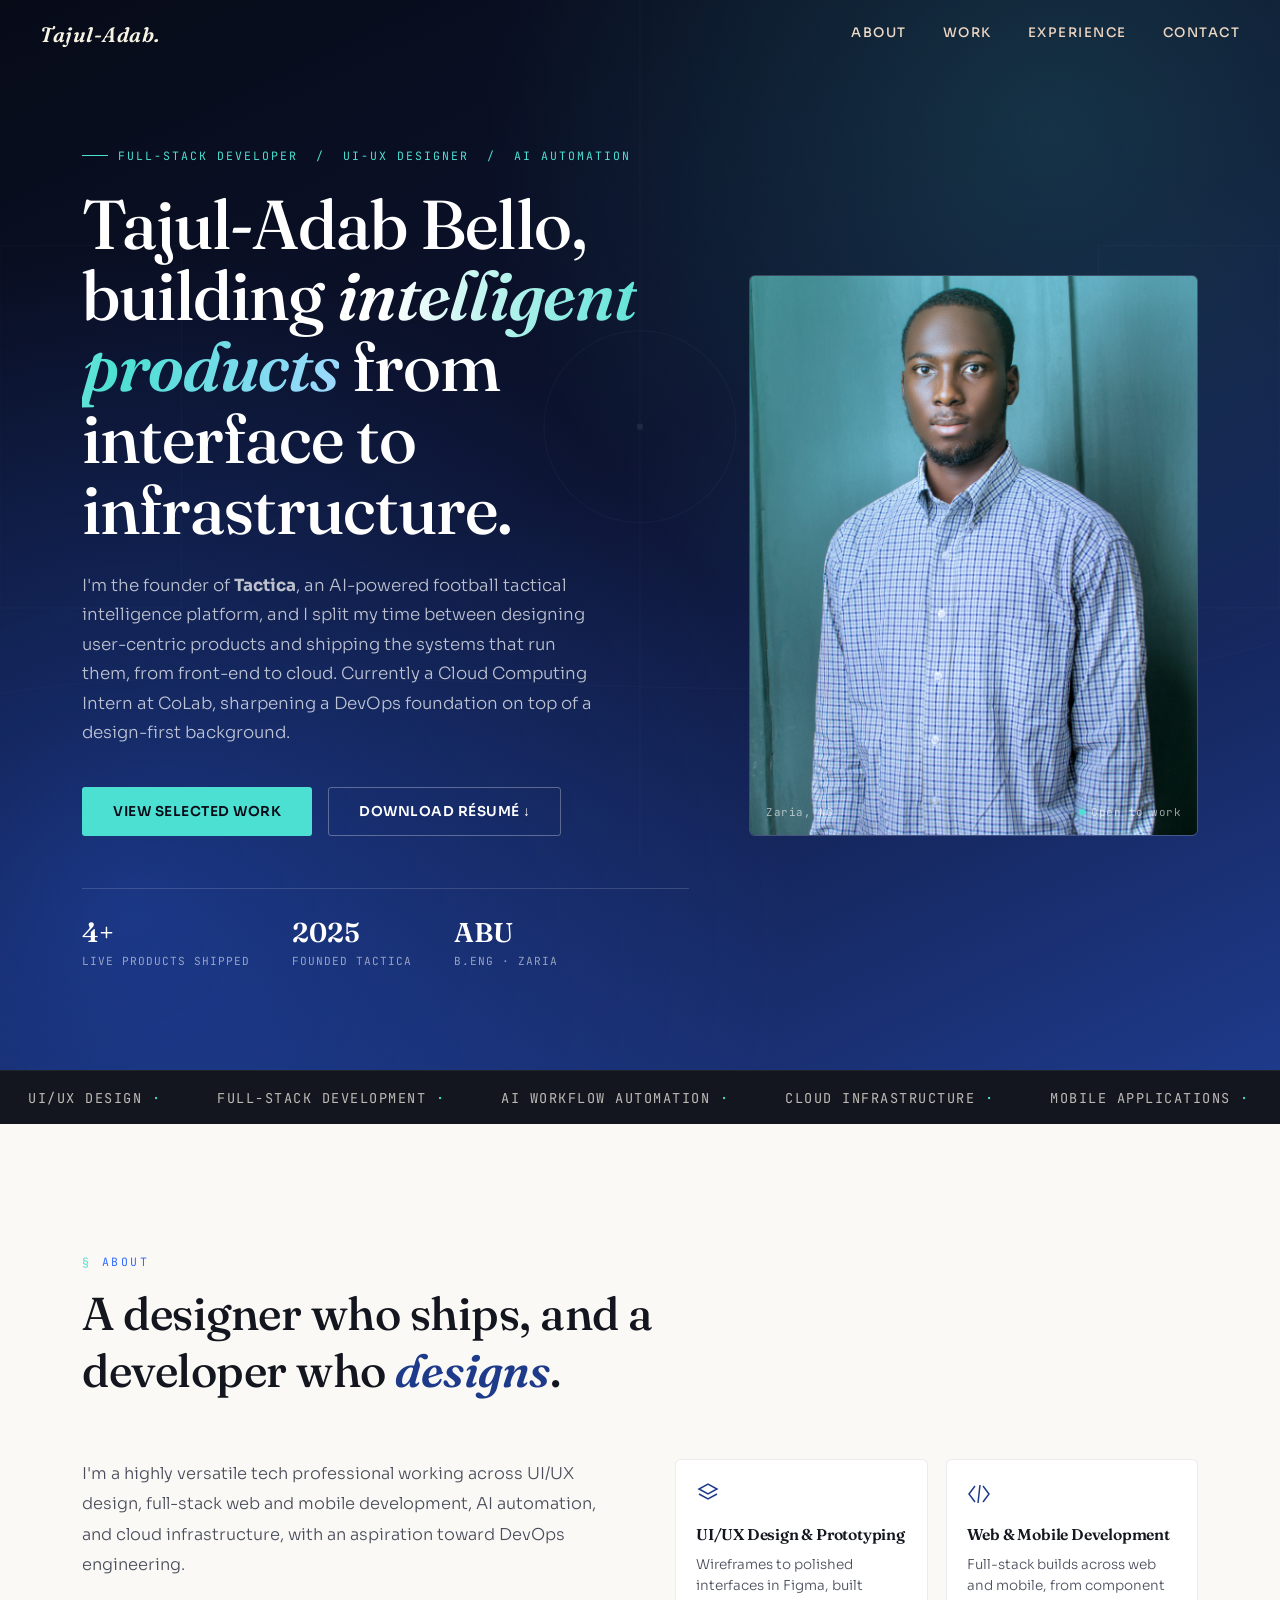
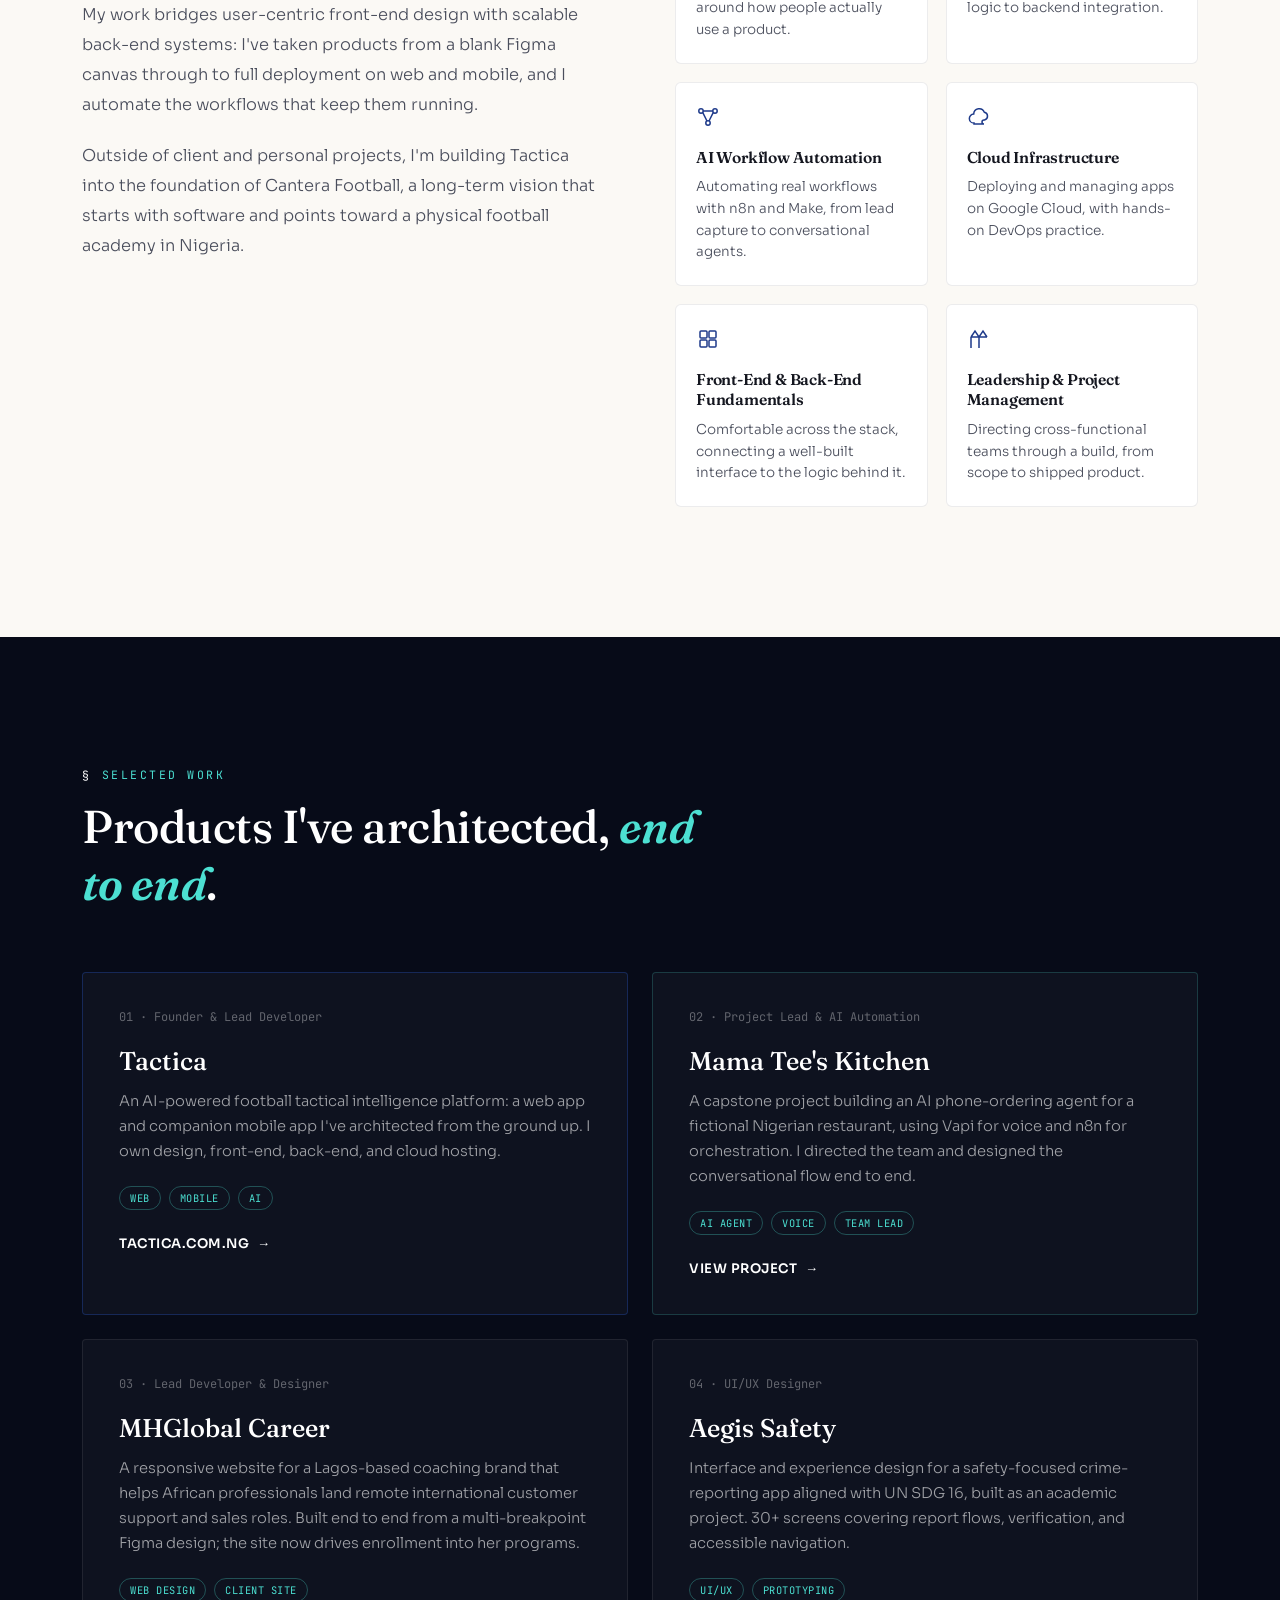
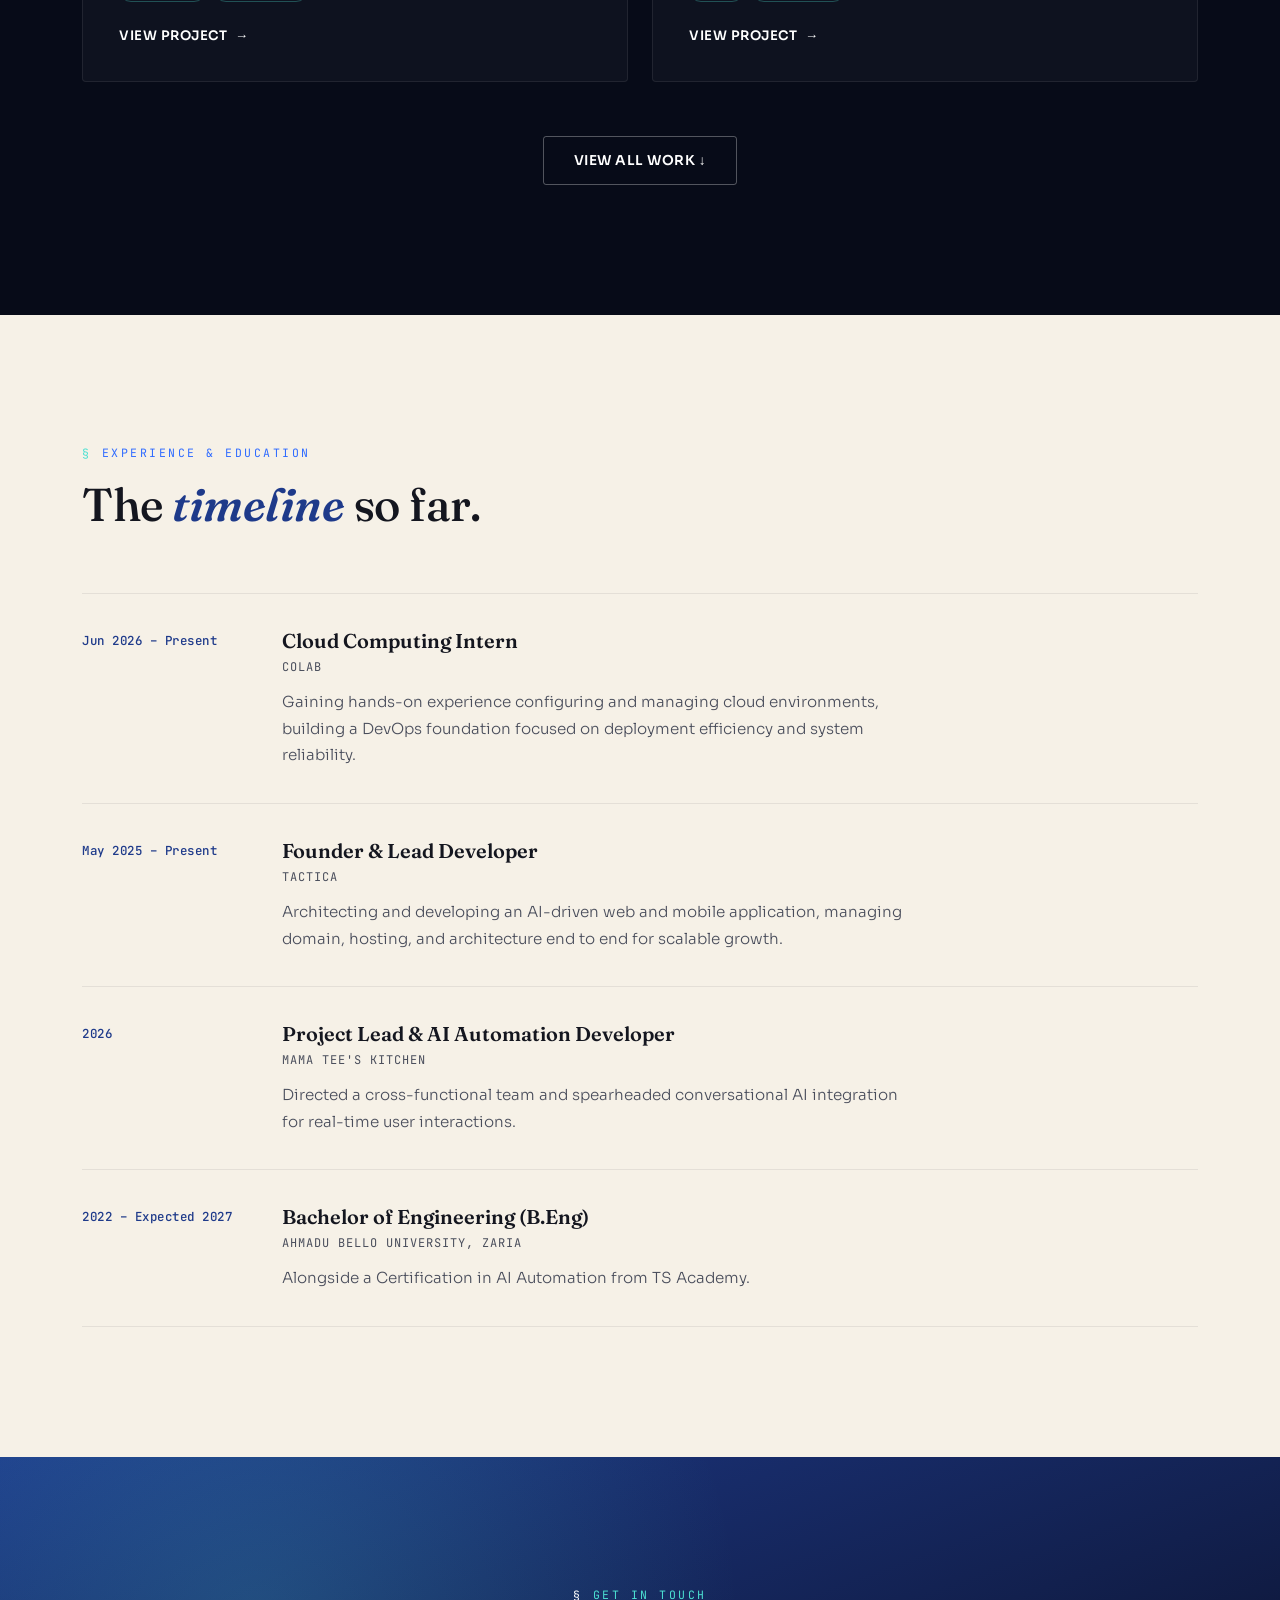
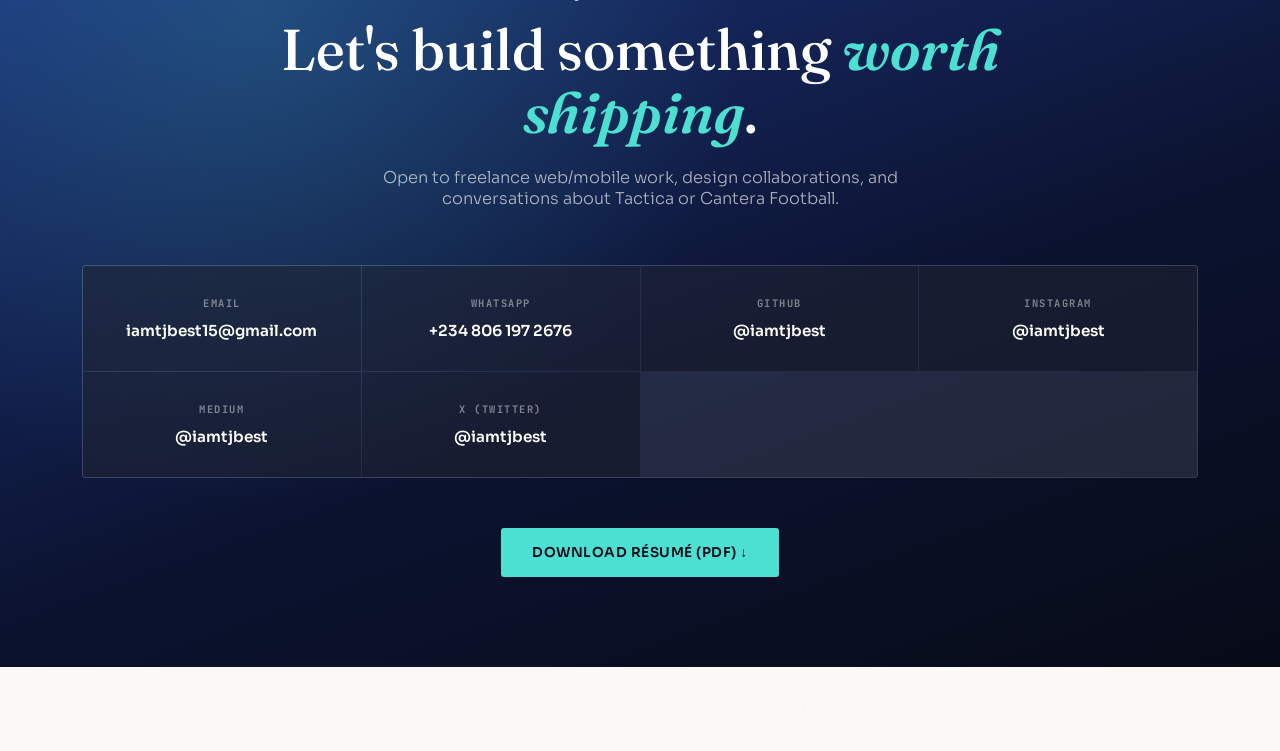
<file: index.html>
<!DOCTYPE html>
<html lang="en">
<head>
<meta charset="UTF-8">
<meta name="viewport" content="width=device-width, initial-scale=1.0">
<title>Tajul-Adab Bello · Product Builder & UI/UX Designer</title>
<meta name="description" content="Full-stack developer, UI/UX designer, and AI automation specialist. Founder of Tactica.">

<link rel="preconnect" href="https://fonts.googleapis.com">
<link rel="preconnect" href="https://fonts.gstatic.com" crossorigin>
<link href="https://fonts.googleapis.com/css2?family=Fraunces:ital,opsz,wght@0,9..144,300;0,9..144,500;0,9..144,700;1,9..144,500;1,9..144,600&family=Sora:wght@300;400;500;600;700&family=JetBrains+Mono:wght@400;500&display=swap" rel="stylesheet">
<link rel="stylesheet" href="style.css">
</head>
<body>

  <nav>
    <a href="#home" class="nav-mark">Tajul-Adab.</a>
    <div class="nav-links">
      <a href="#about">About</a>
      <a href="#projects">Work</a>
      <a href="#experience">Experience</a>
      <a href="#contact">Contact</a>
    </div>
  </nav>

  <!-- HERO -->
  <section class="hero" id="home">
    <svg class="pitch-lines" viewBox="0 0 1200 800" preserveAspectRatio="xMidYMid slice">
      <line x1="600" y1="0" x2="600" y2="800" stroke="white" stroke-opacity="0.06" stroke-width="1"/>
      <circle cx="600" cy="400" r="90" fill="none" stroke="white" stroke-opacity="0.07" stroke-width="1"/>
      <circle cx="600" cy="400" r="3" fill="white" fill-opacity="0.15"/>
      <rect x="0" y="230" width="170" height="340" fill="none" stroke="white" stroke-opacity="0.05" stroke-width="1"/>
      <rect x="1030" y="230" width="170" height="340" fill="none" stroke="white" stroke-opacity="0.05" stroke-width="1"/>
      <path d="M0,650 C300,600 900,700 1200,600" stroke="white" stroke-opacity="0.04" stroke-width="1" fill="none"/>
    </svg>

    <div class="wrap">
      <div class="hero-text">
        <div class="eyebrow reveal in">Full-Stack Developer &nbsp;/&nbsp; UI-UX Designer &nbsp;/&nbsp; AI Automation</div>
        <h1 class="reveal in d1">Tajul-Adab Bello, building <em>intelligent products</em> from interface to infrastructure.</h1>
        <p class="hero-bio reveal in d2">
          I'm the founder of <strong>Tactica</strong>, an AI-powered football tactical intelligence platform, and I split my time between designing user-centric products and shipping the systems that run them, from front-end to cloud. Currently a Cloud Computing Intern at CoLab, sharpening a DevOps foundation on top of a design-first background.
        </p>
        <div class="hero-ctas reveal in d3">
          <a href="#projects" class="btn btn-solid">View Selected Work</a>
          <a href="Bello Tajul-Adab Resume.pdf" download class="btn btn-ghost">Download Résumé ↓</a>
        </div>
        <div class="hero-stats reveal in d4">
          <div><strong>4+</strong><span>Live Products Shipped</span></div>
          <div><strong>2025</strong><span>Founded Tactica</span></div>
          <div><strong>ABU</strong><span>B.Eng · Zaria</span></div>
        </div>
      </div>

      <div class="photo-frame reveal in d2">
        <img src="headshot.png" alt="Tajul-Adab Bello">
        <div class="frame-tag">
          <span>Zaria, NG</span>
          <span class="status-dot">Open to work</span>
        </div>
      </div>
    </div>
  </section>

  <!-- MARQUEE -->
  <div class="marquee-band">
    <div class="marquee-track">
      <span>UI/UX Design <em>·</em></span>
      <span>Full-Stack Development <em>·</em></span>
      <span>AI Workflow Automation <em>·</em></span>
      <span>Cloud Infrastructure <em>·</em></span>
      <span>Mobile Applications <em>·</em></span>
      <span>Figma <em>·</em></span>
      <span>N8N & Make <em>·</em></span>
      <span>UI/UX Design <em>·</em></span>
      <span>Full-Stack Development <em>·</em></span>
      <span>AI Workflow Automation <em>·</em></span>
      <span>Cloud Infrastructure <em>·</em></span>
      <span>Mobile Applications <em>·</em></span>
      <span>Figma <em>·</em></span>
      <span>N8N & Make <em>·</em></span>
    </div>
  </div>

  <!-- ABOUT -->
  <section class="about" id="about">
    <div class="wrap">
      <div class="kicker reveal">About</div>
      <h2 class="section-head reveal">A designer who ships, and a developer who <em>designs</em>.</h2>

      <div class="about-grid">
        <div class="about-copy reveal">
          <p>I'm a highly versatile tech professional working across UI/UX design, full-stack web and mobile development, AI automation, and cloud infrastructure, with an aspiration toward DevOps engineering.</p>
          <p>My work bridges user-centric front-end design with scalable back-end systems: I've taken products from a blank Figma canvas through to full deployment on web and mobile, and I automate the workflows that keep them running.</p>
          <p>Outside of client and personal projects, I'm building Tactica into the foundation of Cantera Football, a long-term vision that starts with software and points toward a physical football academy in Nigeria.</p>
        </div>

        <div class="skills-grid reveal d2">
          <div class="skill-tile">
            <svg class="skill-icon" viewBox="0 0 24 24" fill="none" stroke="currentColor" stroke-width="1.5"><path d="M3 12l9 5 9-5M3 7l9 5 9-5-9-5-9 5z"/></svg>
            <h4>UI/UX Design &amp; Prototyping</h4>
            <p>Wireframes to polished interfaces in Figma, built around how people actually use a product.</p>
          </div>
          <div class="skill-tile">
            <svg class="skill-icon" viewBox="0 0 24 24" fill="none" stroke="currentColor" stroke-width="1.5"><path d="M8 4l-6 8 6 8M16 4l6 8-6 8M13 3l-2 18"/></svg>
            <h4>Web &amp; Mobile Development</h4>
            <p>Full-stack builds across web and mobile, from component logic to backend integration.</p>
          </div>
          <div class="skill-tile">
            <svg class="skill-icon" viewBox="0 0 24 24" fill="none" stroke="currentColor" stroke-width="1.5"><circle cx="5" cy="6" r="2.2"/><circle cx="19" cy="6" r="2.2"/><circle cx="12" cy="18" r="2.2"/><path d="M6.8 7.6L11 16M17.2 7.6L13 16M7.2 6h9.6"/></svg>
            <h4>AI Workflow Automation</h4>
            <p>Automating real workflows with n8n and Make, from lead capture to conversational agents.</p>
          </div>
          <div class="skill-tile">
            <svg class="skill-icon" viewBox="0 0 24 24" fill="none" stroke="currentColor" stroke-width="1.5"><path d="M7 18a4.5 4.5 0 01-.3-9 5.5 5.5 0 0110.6-1.8A4 4 0 0117.5 15H17a2 2 0 000 4H7z"/></svg>
            <h4>Cloud Infrastructure</h4>
            <p>Deploying and managing apps on Google Cloud, with hands-on DevOps practice.</p>
          </div>
          <div class="skill-tile">
            <svg class="skill-icon" viewBox="0 0 24 24" fill="none" stroke="currentColor" stroke-width="1.5"><rect x="4" y="4" width="7" height="7" rx="1"/><rect x="13" y="4" width="7" height="7" rx="1"/><rect x="4" y="13" width="7" height="7" rx="1"/><rect x="13" y="13" width="7" height="7" rx="1"/></svg>
            <h4>Front-End &amp; Back-End Fundamentals</h4>
            <p>Comfortable across the stack, connecting a well-built interface to the logic behind it.</p>
          </div>
          <div class="skill-tile">
            <svg class="skill-icon" viewBox="0 0 24 24" fill="none" stroke="currentColor" stroke-width="1.5"><path d="M4 21V10M4 10l4-6 4 6 4-6 4 6M4 10h16M12 10v11"/></svg>
            <h4>Leadership &amp; Project Management</h4>
            <p>Directing cross-functional teams through a build, from scope to shipped product.</p>
          </div>
        </div>
      </div>
    </div>
  </section>

  <!-- PROJECTS -->
  <section class="projects" id="projects">
    <div class="wrap">
      <div class="kicker reveal">Selected Work</div>
      <h2 class="section-head reveal">Products I've architected, <em>end to end</em>.</h2>

      <div class="project-grid">
        <div class="p-card accent-1 reveal">
          <span class="p-num">01 · Founder &amp; Lead Developer</span>
          <h3>Tactica</h3>
          <p>An AI-powered football tactical intelligence platform: a web app and companion mobile app I've architected from the ground up. I own design, front-end, back-end, and cloud hosting.</p>
          <div class="p-tags"><span>Web</span><span>Mobile</span><span>AI</span></div>
          <a href="http://tactica.com.ng" target="_blank" class="p-link">tactica.com.ng <span>→</span></a>
        </div>

        <div class="p-card accent-2 reveal d1">
          <span class="p-num">02 · Project Lead &amp; AI Automation</span>
          <h3>Mama Tee's Kitchen</h3>
          <p>A capstone project building an AI phone-ordering agent for a fictional Nigerian restaurant, using Vapi for voice and n8n for orchestration. I directed the team and designed the conversational flow end to end.</p>
          <div class="p-tags"><span>AI Agent</span><span>Voice</span><span>Team Lead</span></div>
          <a href="https://mama-tees-kitchen.lovable.app/" target="_blank" class="p-link">View Project <span>→</span></a>
        </div>

        <div class="p-card reveal d2">
          <span class="p-num">03 · Lead Developer &amp; Designer</span>
          <h3>MHGlobal Career</h3>
          <p>A responsive website for a Lagos-based coaching brand that helps African professionals land remote international customer support and sales roles. Built end to end from a multi-breakpoint Figma design; the site now drives enrollment into her programs.</p>
          <div class="p-tags"><span>Web Design</span><span>Client Site</span></div>
          <a href="https://www.mhglobalcareers.online" target="_blank" class="p-link">View Project <span>→</span></a>
        </div>

        <div class="p-card reveal d3">
          <span class="p-num">04 · UI/UX Designer</span>
          <h3>Aegis Safety</h3>
          <p>Interface and experience design for a safety-focused crime-reporting app aligned with UN SDG 16, built as an academic project. 30+ screens covering report flows, verification, and accessible navigation.</p>
          <div class="p-tags"><span>UI/UX</span><span>Prototyping</span></div>
          <a href="https://aegissafety.vercel.app/" target="_blank" class="p-link">View Project <span>→</span></a>
        </div>
      </div>

      <div class="view-all-wrap reveal">
        <a href="work.html" class="btn btn-ghost">View All Work ↓</a>
      </div>
    </div>
  </section>

  <!-- EXPERIENCE -->
  <section class="experience" id="experience">
    <div class="wrap">
      <div class="kicker reveal">Experience & Education</div>
      <h2 class="section-head reveal">The <em>timeline</em> so far.</h2>

      <div class="timeline">
        <div class="t-item reveal">
          <div class="t-date">Jun 2026 – Present</div>
          <div>
            <div class="t-role">Cloud Computing Intern</div>
            <span class="t-org">CoLab</span>
            <p>Gaining hands-on experience configuring and managing cloud environments, building a DevOps foundation focused on deployment efficiency and system reliability.</p>
          </div>
        </div>

        <div class="t-item reveal d1">
          <div class="t-date">May 2025 – Present</div>
          <div>
            <div class="t-role">Founder & Lead Developer</div>
            <span class="t-org">Tactica</span>
            <p>Architecting and developing an AI-driven web and mobile application, managing domain, hosting, and architecture end to end for scalable growth.</p>
          </div>
        </div>

        <div class="t-item reveal d2">
          <div class="t-date">2026</div>
          <div>
            <div class="t-role">Project Lead & AI Automation Developer</div>
            <span class="t-org">Mama Tee's Kitchen</span>
            <p>Directed a cross-functional team and spearheaded conversational AI integration for real-time user interactions.</p>
          </div>
        </div>

        <div class="t-item reveal d3">
          <div class="t-date">2022 – Expected 2027</div>
          <div>
            <div class="t-role">Bachelor of Engineering (B.Eng)</div>
            <span class="t-org">Ahmadu Bello University, Zaria</span>
            <p>Alongside a Certification in AI Automation from TS Academy.</p>
          </div>
        </div>
      </div>
    </div>
  </section>

  <!-- CONTACT -->
  <section class="contact" id="contact">
    <div class="wrap">
      <div class="kicker reveal">Get In Touch</div>
      <h2 class="reveal">Let's build something <em>worth shipping</em>.</h2>
      <p class="reveal">Open to freelance web/mobile work, design collaborations, and conversations about Tactica or Cantera Football.</p>

      <div class="contact-grid reveal">
        <div class="c-item">
          <h4>Email</h4>
          <a href="mailto:iamtjbest15@gmail.com">iamtjbest15@gmail.com</a>
        </div>
        <div class="c-item">
          <h4>WhatsApp</h4>
          <a href="https://wa.me/2348061972676" target="_blank">+234 806 197 2676</a>
        </div>
        <div class="c-item">
          <h4>GitHub</h4>
          <a href="https://github.com/iamtjbest" target="_blank">@iamtjbest</a>
        </div>
        <div class="c-item">
          <h4>Instagram</h4>
          <a href="https://www.instagram.com/iamtjbest" target="_blank">@iamtjbest</a>
        </div>
        <div class="c-item">
          <h4>Medium</h4>
          <a href="https://medium.com/@iamtjbest" target="_blank">@iamtjbest</a>
        </div>
        <div class="c-item">
          <h4>X (Twitter)</h4>
          <a href="https://x.com/iamtjbest" target="_blank">@iamtjbest</a>
        </div>
      </div>

      <a href="Bello Tajul-Adab Resume.pdf" download class="btn btn-solid">Download Résumé (PDF) ↓</a>
    </div>
  </section>

  <footer>© 2026 Tajul-Adab Bello · Zaria, Nigeria. Designed and built from scratch.</footer>

  <script src="script.js"></script>
</body>
</html>
</file>
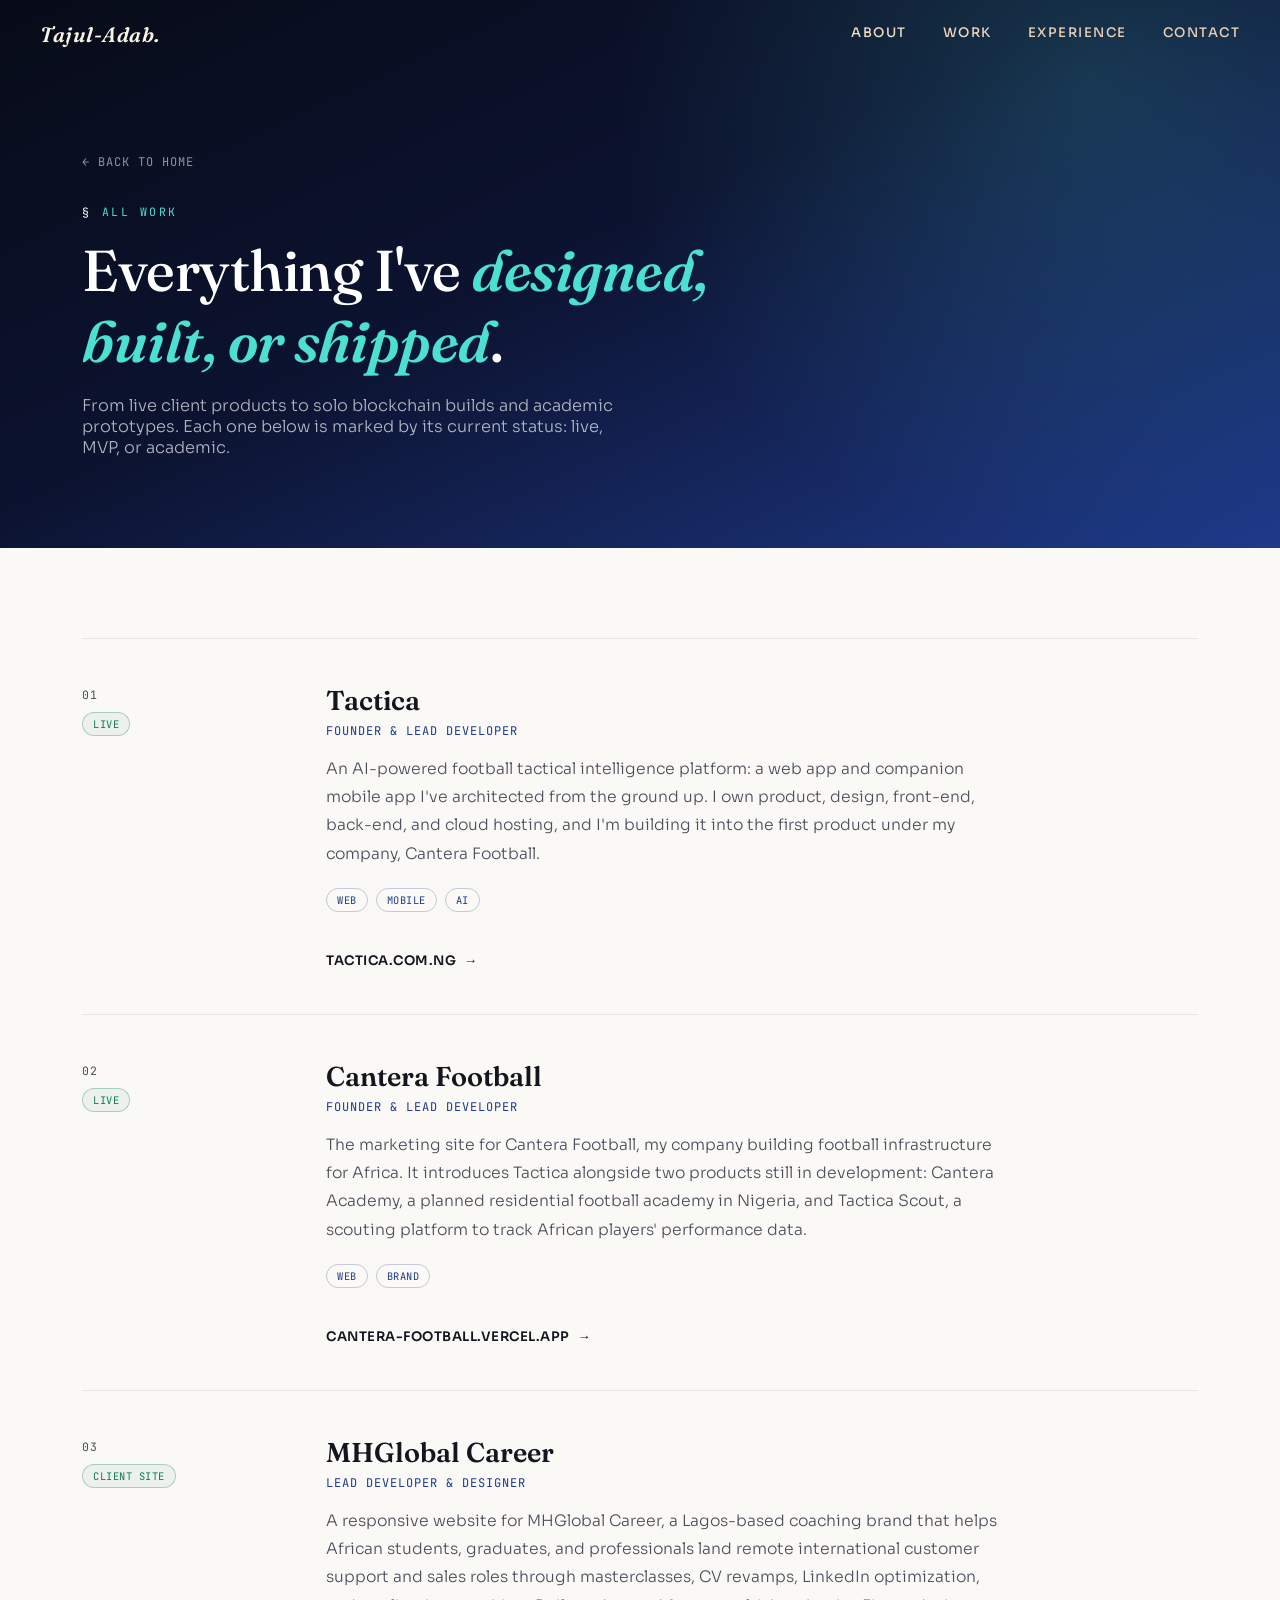
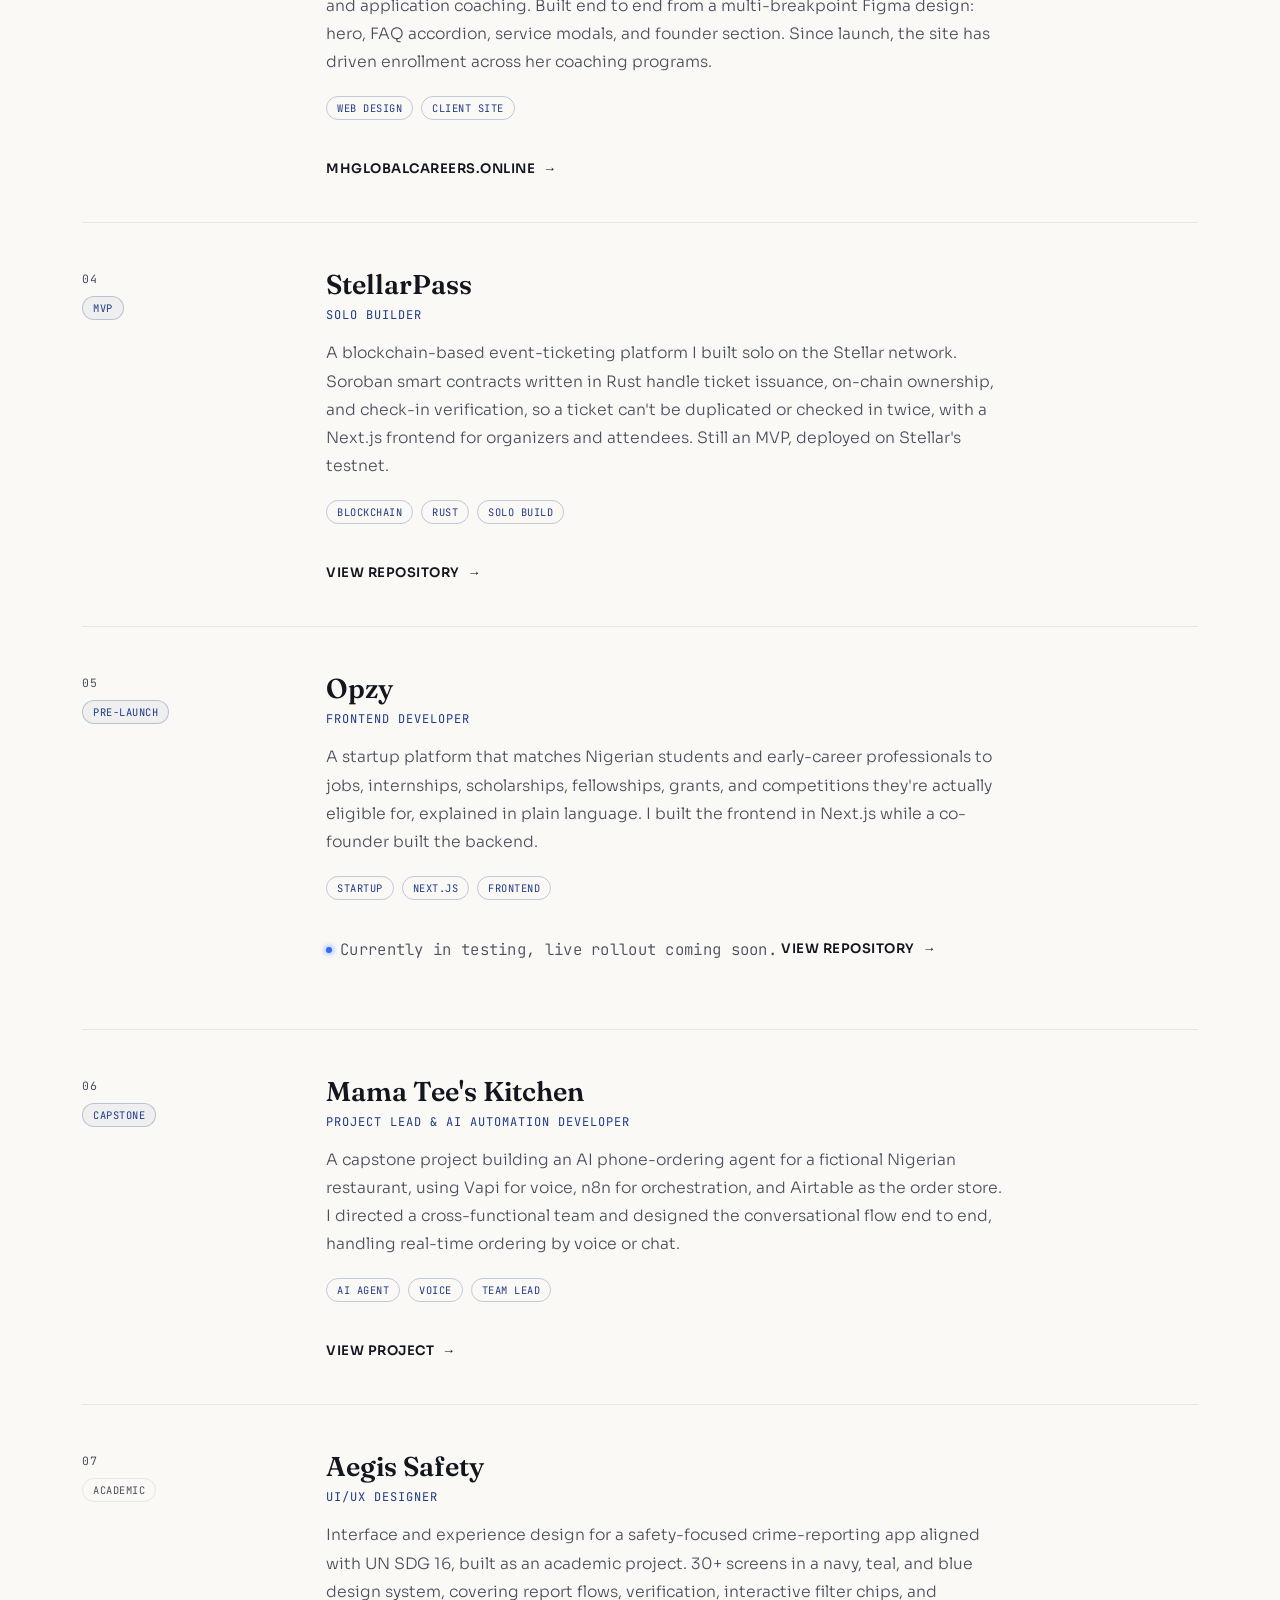
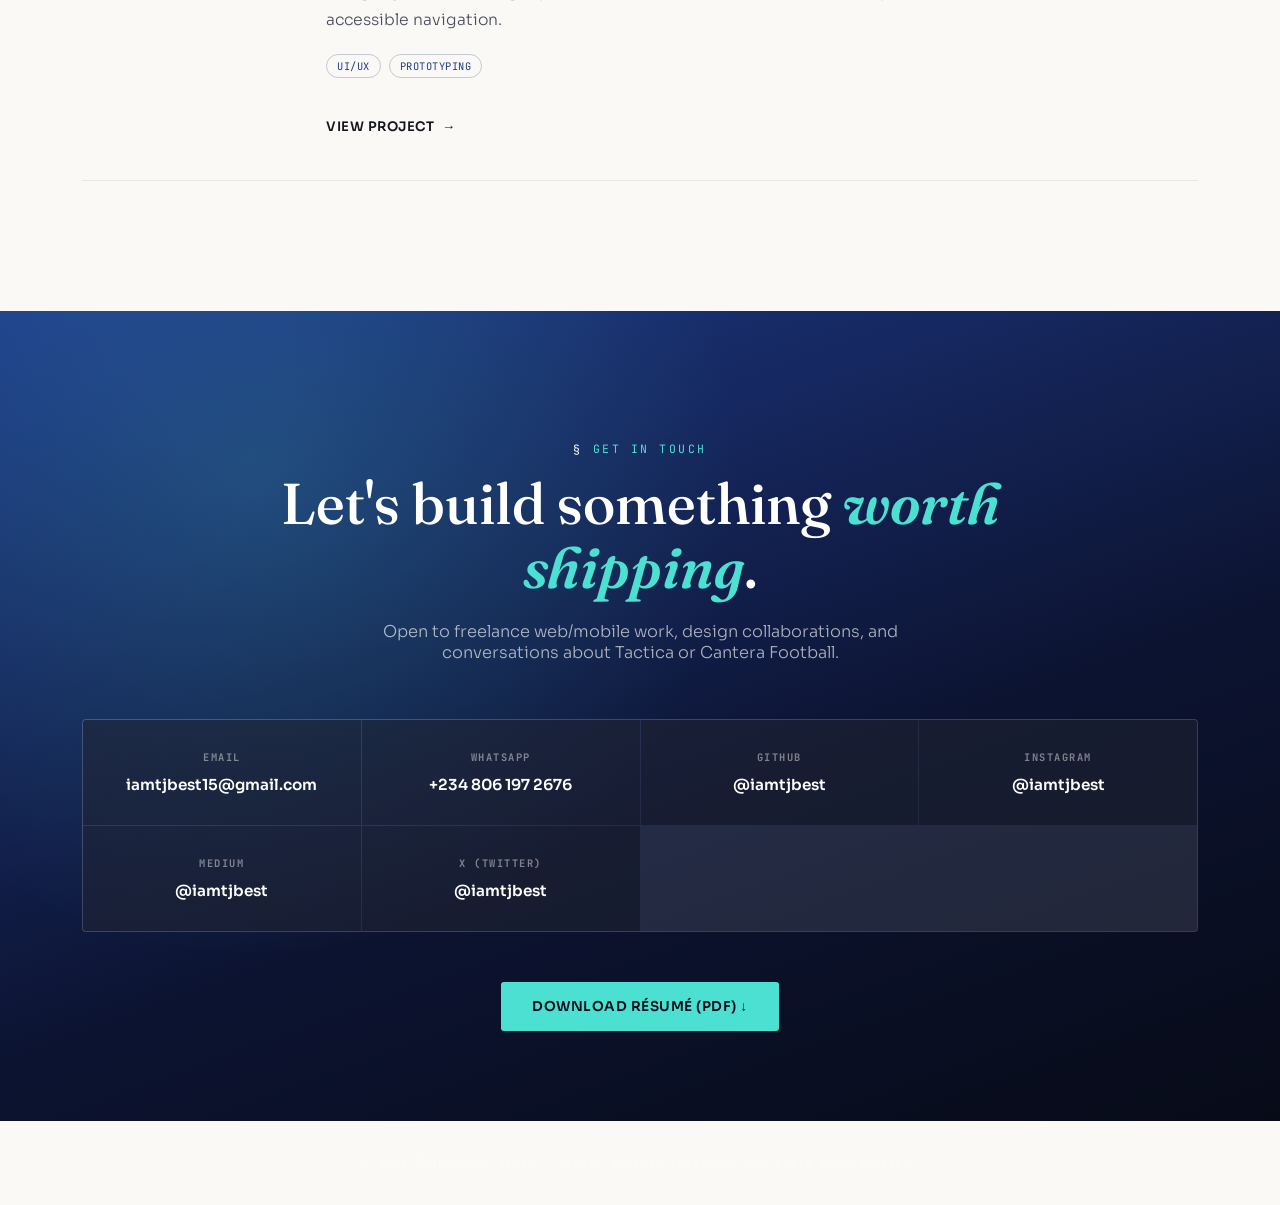
<file: work.html>
<!DOCTYPE html>
<html lang="en">
<head>
<meta charset="UTF-8">
<meta name="viewport" content="width=device-width, initial-scale=1.0">
<title>All Work · Tajul-Adab Bello</title>
<meta name="description" content="Every product Tajul-Adab Bello has designed, built, or shipped: web, mobile, AI automation, and blockchain.">

<link rel="preconnect" href="https://fonts.googleapis.com">
<link rel="preconnect" href="https://fonts.gstatic.com" crossorigin>
<link href="https://fonts.googleapis.com/css2?family=Fraunces:ital,opsz,wght@0,9..144,300;0,9..144,500;0,9..144,700;1,9..144,500;1,9..144,600&family=Sora:wght@300;400;500;600;700&family=JetBrains+Mono:wght@400;500&display=swap" rel="stylesheet">
<link rel="stylesheet" href="style.css">
</head>
<body>

  <nav>
    <a href="index.html#home" class="nav-mark">Tajul-Adab.</a>
    <div class="nav-links">
      <a href="index.html#about">About</a>
      <a href="work.html">Work</a>
      <a href="index.html#experience">Experience</a>
      <a href="index.html#contact">Contact</a>
    </div>
  </nav>

  <!-- WORK HERO -->
  <section class="work-hero">
    <div class="wrap">
      <a href="index.html" class="back-link">← Back to Home</a>
      <div class="kicker">All Work</div>
      <h1>Everything I've <em>designed, built, or shipped</em>.</h1>
      <p>From live client products to solo blockchain builds and academic prototypes. Each one below is marked by its current status: live, MVP, or academic.</p>
    </div>
  </section>

  <!-- WORK LIST -->
  <section class="work-list">
    <div class="wrap">

      <div class="work-item">
        <div class="work-meta">
          <span class="work-num">01</span>
          <span class="work-status is-live">Live</span>
        </div>
        <div class="work-body">
          <h3>Tactica</h3>
          <span class="work-role">Founder &amp; Lead Developer</span>
          <p>An AI-powered football tactical intelligence platform: a web app and companion mobile app I've architected from the ground up. I own product, design, front-end, back-end, and cloud hosting, and I'm building it into the first product under my company, Cantera Football.</p>
          <div class="p-tags"><span>Web</span><span>Mobile</span><span>AI</span></div>
          <a href="http://tactica.com.ng" target="_blank" class="work-link">tactica.com.ng <span>→</span></a>
        </div>
      </div>

      <div class="work-item">
        <div class="work-meta">
          <span class="work-num">02</span>
          <span class="work-status is-live">Live</span>
        </div>
        <div class="work-body">
          <h3>Cantera Football</h3>
          <span class="work-role">Founder &amp; Lead Developer</span>
          <p>The marketing site for Cantera Football, my company building football infrastructure for Africa. It introduces Tactica alongside two products still in development: Cantera Academy, a planned residential football academy in Nigeria, and Tactica Scout, a scouting platform to track African players' performance data.</p>
          <div class="p-tags"><span>Web</span><span>Brand</span></div>
          <a href="https://cantera-football.vercel.app" target="_blank" class="work-link">cantera-football.vercel.app <span>→</span></a>
        </div>
      </div>

      <div class="work-item">
        <div class="work-meta">
          <span class="work-num">03</span>
          <span class="work-status is-live">Client Site</span>
        </div>
        <div class="work-body">
          <h3>MHGlobal Career</h3>
          <span class="work-role">Lead Developer &amp; Designer</span>
          <p>A responsive website for MHGlobal Career, a Lagos-based coaching brand that helps African students, graduates, and professionals land remote international customer support and sales roles through masterclasses, CV revamps, LinkedIn optimization, and application coaching. Built end to end from a multi-breakpoint Figma design: hero, FAQ accordion, service modals, and founder section. Since launch, the site has driven enrollment across her coaching programs.</p>
          <div class="p-tags"><span>Web Design</span><span>Client Site</span></div>
          <a href="https://www.mhglobalcareers.online" target="_blank" class="work-link">mhglobalcareers.online <span>→</span></a>
        </div>
      </div>

      <div class="work-item">
        <div class="work-meta">
          <span class="work-num">04</span>
          <span class="work-status is-mvp">MVP</span>
        </div>
        <div class="work-body">
          <h3>StellarPass</h3>
          <span class="work-role">Solo Builder</span>
          <p>A blockchain-based event-ticketing platform I built solo on the Stellar network. Soroban smart contracts written in Rust handle ticket issuance, on-chain ownership, and check-in verification, so a ticket can't be duplicated or checked in twice, with a Next.js frontend for organizers and attendees. Still an MVP, deployed on Stellar's testnet.</p>
          <div class="p-tags"><span>Blockchain</span><span>Rust</span><span>Solo Build</span></div>
          <a href="https://github.com/iamtjbest/StellarPass" target="_blank" class="work-link">View Repository <span>→</span></a>
        </div>
      </div>

      <div class="work-item">
        <div class="work-meta">
          <span class="work-num">05</span>
          <span class="work-status is-mvp">Pre-Launch</span>
        </div>
        <div class="work-body">
          <h3>Opzy</h3>
          <span class="work-role">Frontend Developer</span>
          <p>A startup platform that matches Nigerian students and early-career professionals to jobs, internships, scholarships, fellowships, grants, and competitions they're actually eligible for, explained in plain language. I built the frontend in Next.js while a co-founder built the backend.</p>
          <div class="p-tags"><span>Startup</span><span>Next.js</span><span>Frontend</span></div>
          <p class="testing-note"><span class="pulse-dot"></span>Currently in testing, live rollout coming soon.</p>
          <a href="https://github.com/iamtjbest/Opzy" target="_blank" class="work-link">View Repository <span>→</span></a>
        </div>
      </div>

      <div class="work-item">
        <div class="work-meta">
          <span class="work-num">06</span>
          <span class="work-status is-mvp">Capstone</span>
        </div>
        <div class="work-body">
          <h3>Mama Tee's Kitchen</h3>
          <span class="work-role">Project Lead &amp; AI Automation Developer</span>
          <p>A capstone project building an AI phone-ordering agent for a fictional Nigerian restaurant, using Vapi for voice, n8n for orchestration, and Airtable as the order store. I directed a cross-functional team and designed the conversational flow end to end, handling real-time ordering by voice or chat.</p>
          <div class="p-tags"><span>AI Agent</span><span>Voice</span><span>Team Lead</span></div>
          <a href="https://mama-tees-kitchen.lovable.app/" target="_blank" class="work-link">View Project <span>→</span></a>
        </div>
      </div>

      <div class="work-item">
        <div class="work-meta">
          <span class="work-num">07</span>
          <span class="work-status is-academic">Academic</span>
        </div>
        <div class="work-body">
          <h3>Aegis Safety</h3>
          <span class="work-role">UI/UX Designer</span>
          <p>Interface and experience design for a safety-focused crime-reporting app aligned with UN SDG 16, built as an academic project. 30+ screens in a navy, teal, and blue design system, covering report flows, verification, interactive filter chips, and accessible navigation.</p>
          <div class="p-tags"><span>UI/UX</span><span>Prototyping</span></div>
          <a href="https://aegissafety.vercel.app/" target="_blank" class="work-link">View Project <span>→</span></a>
        </div>
      </div>

    </div>
  </section>

  <!-- CONTACT -->
  <section class="contact" id="contact">
    <div class="wrap">
      <div class="kicker">Get In Touch</div>
      <h2>Let's build something <em>worth shipping</em>.</h2>
      <p>Open to freelance web/mobile work, design collaborations, and conversations about Tactica or Cantera Football.</p>

      <div class="contact-grid">
        <div class="c-item">
          <h4>Email</h4>
          <a href="mailto:iamtjbest15@gmail.com">iamtjbest15@gmail.com</a>
        </div>
        <div class="c-item">
          <h4>WhatsApp</h4>
          <a href="https://wa.me/2348061972676" target="_blank">+234 806 197 2676</a>
        </div>
        <div class="c-item">
          <h4>GitHub</h4>
          <a href="https://github.com/iamtjbest" target="_blank">@iamtjbest</a>
        </div>
        <div class="c-item">
          <h4>Instagram</h4>
          <a href="https://www.instagram.com/iamtjbest" target="_blank">@iamtjbest</a>
        </div>
        <div class="c-item">
          <h4>Medium</h4>
          <a href="https://medium.com/@iamtjbest" target="_blank">@iamtjbest</a>
        </div>
        <div class="c-item">
          <h4>X (Twitter)</h4>
          <a href="https://x.com/iamtjbest" target="_blank">@iamtjbest</a>
        </div>
      </div>

      <a href="Bello Tajul-Adab Resume.pdf" download class="btn btn-solid">Download Résumé (PDF) ↓</a>
    </div>
  </section>

  <footer>© 2026 Tajul-Adab Bello · Zaria, Nigeria. Designed and built from scratch.</footer>

  <script src="script.js"></script>
</body>
</html>
</file>
<file: style.css>
:root{
  /* Core palette */
  --navy-deep:   #070B18;
  --navy:        #0C1330;
  --blue-mid:    #1E3A8A;
  --blue-bright: #2F6BFF;
  --cyan:        #4CE0D2;
  --cream:       #F6F1E7;
  --paper:       #FBF9F5;
  --ink:         #14161F;
  --ink-soft:    #4A4E5C;
  --line:        rgba(20,22,31,0.08);
  --white:       #FFFFFF;

  --serif: 'Fraunces', serif;
  --sans: 'Sora', sans-serif;
  --mono: 'JetBrains Mono', monospace;
}

*{ margin:0; padding:0; box-sizing:border-box; }
html{ scroll-behavior:smooth; }
body{
  font-family: var(--sans);
  color: var(--ink);
  background: var(--paper);
  overflow-x:hidden;
}
img{ max-width:100%; display:block; }
a{ text-decoration:none; color:inherit; }
section{ position:relative; }
.wrap{ max-width:1180px; margin:0 auto; padding:0 32px; }

::selection{ background: var(--cyan); color: var(--navy-deep); }

/* ---------- scroll reveal ---------- */
.reveal{ opacity:0; transform: translateY(28px); transition: opacity .8s ease, transform .8s ease; }
.reveal.in{ opacity:1; transform:none; }
.reveal.d1{ transition-delay:.08s; }
.reveal.d2{ transition-delay:.16s; }
.reveal.d3{ transition-delay:.24s; }
.reveal.d4{ transition-delay:.32s; }

/* ---------- NAV ---------- */
nav{
  position:fixed; top:0; left:0; right:0; z-index:200;
  display:flex; align-items:center; justify-content:space-between;
  padding: 22px 40px;
  mix-blend-mode: difference;
}
.nav-mark{
  font-family: var(--serif); font-style:italic; font-weight:600;
  font-size:1.3rem; color:#fff; letter-spacing:.5px;
}
.nav-links{ display:flex; gap:36px; }
.nav-links a{
  color:#fff; font-size:.82rem; letter-spacing:1.5px; text-transform:uppercase;
  font-weight:500; position:relative; padding-bottom:4px;
}
.nav-links a::after{
  content:''; position:absolute; left:0; bottom:0; height:1px; width:0;
  background:#fff; transition:width .3s ease;
}
.nav-links a:hover::after{ width:100%; }

/* ---------- HERO ---------- */
.hero{
  min-height: 100vh;
  background:
    radial-gradient(circle at 82% 12%, rgba(76,224,210,0.16), transparent 40%),
    radial-gradient(circle at 10% 85%, rgba(47,107,255,0.35), transparent 45%),
    linear-gradient(155deg, var(--navy-deep) 0%, var(--navy) 45%, var(--blue-mid) 100%);
  color:#fff;
  display:flex;
  align-items:center;
  padding: 140px 0 100px;
  overflow:hidden;
}

/* tactical pitch-line motif */
.pitch-lines{
  position:absolute; inset:0; z-index:0; opacity:.5; pointer-events:none;
}

.hero .wrap{
  position:relative; z-index:2;
  display:grid;
  grid-template-columns: 1.15fr 0.85fr;
  gap: 60px;
  align-items:center;
}

.eyebrow{
  display:inline-flex; align-items:center; gap:10px;
  font-family: var(--mono); font-size:.72rem; letter-spacing:2px; text-transform:uppercase;
  color: var(--cyan); margin-bottom:26px;
}
.eyebrow::before{
  content:''; width:26px; height:1px; background: var(--cyan);
}

.hero h1{
  font-family: var(--serif);
  font-weight:500;
  font-size: clamp(2.6rem, 5.4vw, 4.6rem);
  line-height: 1.03;
  letter-spacing:-1px;
  margin-bottom: 26px;
}
.hero h1 em{
  font-style:italic; font-weight:600;
  background: linear-gradient(100deg, #fff 10%, var(--cyan) 60%, #9fd8ff 100%);
  -webkit-background-clip:text; -webkit-text-fill-color:transparent; background-clip:text;
}

.hero-bio{
  font-size:1.05rem;
  color: rgba(255,255,255,0.72);
  max-width: 520px;
  line-height:1.75;
  margin-bottom: 40px;
  font-weight:300;
}

.hero-ctas{ display:flex; gap:16px; flex-wrap:wrap; margin-bottom:52px; }
.btn{
  display:inline-flex; align-items:center; gap:10px;
  padding: 15px 30px;
  font-size:.85rem; font-weight:600; letter-spacing:.5px; text-transform:uppercase;
  border-radius: 3px;
  border: 1px solid transparent;
  cursor:pointer;
  transition: all .3s ease;
}
.btn-solid{
  background: var(--cyan); color: var(--navy-deep);
}
.btn-solid:hover{ background:#fff; transform: translateY(-3px); }
.btn-ghost{
  border-color: rgba(255,255,255,0.3); color:#fff;
}
.btn-ghost:hover{ border-color:#fff; background:rgba(255,255,255,0.08); transform: translateY(-3px); }

.hero-stats{
  display:flex; gap: 42px;
  border-top: 1px solid rgba(255,255,255,0.15);
  padding-top: 26px;
}
.hero-stats div strong{
  display:block; font-family: var(--serif); font-size:1.7rem; font-weight:600; color:#fff;
}
.hero-stats div span{
  font-family: var(--mono); font-size:.7rem; letter-spacing:1px; text-transform:uppercase;
  color: rgba(255,255,255,0.55);
}

/* Photo frame */
.photo-frame{
  position:relative;
  aspect-ratio: 4/5;
  border-radius: 6px;
  background: linear-gradient(160deg, rgba(255,255,255,0.08), rgba(255,255,255,0.02));
  border: 1px solid rgba(255,255,255,0.15);
  display:flex; align-items:center; justify-content:center;
  overflow:hidden;
}
.photo-frame::before{
  content:''; position:absolute; inset:0;
  background: linear-gradient(155deg, rgba(76,224,210,0.25), transparent 55%);
  z-index:1;
}
.photo-frame img{
  width:100%; height:100%; object-fit:cover;
  filter: grayscale(15%) contrast(1.05);
}
.photo-placeholder{
  width:100%; height:100%;
  display:flex; flex-direction:column; align-items:center; justify-content:center;
  font-family: var(--serif); font-style:italic; font-weight:600;
  color: rgba(255,255,255,0.85);
  text-align:center; gap:14px; padding: 20px;
}
.photo-placeholder .initials{
  font-size: 4.5rem; line-height:1;
  background: linear-gradient(135deg, #fff, var(--cyan));
  -webkit-background-clip:text; -webkit-text-fill-color:transparent; background-clip:text;
}
.photo-placeholder small{
  font-family: var(--mono); font-style:normal; font-weight:400;
  font-size:.68rem; letter-spacing:1px; text-transform:uppercase;
  color: rgba(255,255,255,0.45); max-width:220px; line-height:1.5;
}
.frame-tag{
  position:absolute; bottom:16px; left:16px; right:16px; z-index:2;
  display:flex; justify-content:space-between; align-items:flex-end;
}
.frame-tag span{
  font-family: var(--mono); font-size:.68rem; color: rgba(255,255,255,0.6); letter-spacing:.5px;
}
.status-dot{
  display:inline-flex; align-items:center; gap:6px;
  font-family:var(--mono); font-size:.68rem; color:#9effe9;
}
.status-dot::before{
  content:''; width:6px; height:6px; border-radius:50%; background:#4CE0D2;
  box-shadow: 0 0 8px #4CE0D2;
  animation: pulse 2s infinite;
}
@keyframes pulse{ 0%,100%{opacity:1;} 50%{opacity:.35;} }

/* ---------- marquee ---------- */
.marquee-band{
  background: var(--ink);
  color: var(--cream);
  padding: 16px 0;
  overflow:hidden;
  white-space:nowrap;
  border-top: 1px solid rgba(255,255,255,0.06);
}
.marquee-track{
  display:inline-flex;
  animation: scroll 32s linear infinite;
}
.marquee-track span{
  font-family: var(--mono);
  font-size:.85rem;
  letter-spacing:1.5px;
  text-transform:uppercase;
  padding: 0 28px;
  color: rgba(246,241,231,0.75);
}
.marquee-track span em{ color: var(--cyan); font-style:normal; }
@keyframes scroll{ from{transform:translateX(0);} to{transform:translateX(-50%);} }

/* ---------- section headers ---------- */
.kicker{
  font-family: var(--mono); font-size:.72rem; letter-spacing:2.5px; text-transform:uppercase;
  color: var(--blue-bright); margin-bottom:16px; display:flex; align-items:center; gap:10px;
}
.kicker::before{ content:'§'; color:var(--cyan); }
.section-head{
  font-family: var(--serif); font-weight:500;
  font-size: clamp(2rem, 3.6vw, 3rem);
  letter-spacing:-0.5px;
  margin-bottom: 20px;
  max-width: 620px;
}
.section-head em{ font-style:italic; font-weight:600; color: var(--blue-mid); }

/* ---------- ABOUT / STRENGTHS ---------- */
.about{
  background: var(--paper);
  padding: 130px 0;
}
.about-grid{
  display:grid; grid-template-columns: 1fr 1fr;
  gap: 70px;
  margin-top: 60px;
}
.about-copy p{
  color: var(--ink-soft);
  font-size: 1.02rem;
  line-height:1.85;
  margin-bottom: 20px;
  font-weight:300;
}
.skills-grid{
  display:grid;
  grid-template-columns: repeat(2, 1fr);
  gap: 18px;
}
.skill-tile{
  padding: 22px 20px;
  border: 1px solid var(--line);
  border-radius: 6px;
  background: var(--white);
  transition: border-color .3s ease, transform .3s ease;
}
.skill-tile:hover{
  border-color: var(--blue-bright);
  transform: translateY(-3px);
}
.skill-icon{
  width: 24px; height: 24px;
  color: var(--blue-mid);
  margin-bottom: 14px;
}
.skill-tile h4{
  font-family: var(--serif); font-weight:600; font-size:.98rem;
  margin-bottom: 8px; letter-spacing:-0.2px; line-height:1.3;
}
.skill-tile p{
  color: var(--ink-soft); font-size:.85rem; line-height:1.6; font-weight:300;
}

/* ---------- PROJECTS (dark) ---------- */
.projects{
  background: var(--navy-deep);
  color: #fff;
  padding: 130px 0;
  position:relative;
}
.projects .kicker{ color: var(--cyan); }
.projects .kicker::before{ color:#fff; }
.projects .section-head{ color:#fff; }
.projects .section-head em{ color: var(--cyan); }

.project-grid{
  display:grid;
  grid-template-columns: repeat(2, 1fr);
  gap: 24px;
  margin-top: 60px;
}
.p-card{
  background: rgba(255,255,255,0.03);
  border: 1px solid rgba(255,255,255,0.08);
  border-radius: 4px;
  padding: 36px;
  position:relative;
  overflow:hidden;
  transition: transform .4s ease, border-color .4s ease, background .4s ease;
}
.p-card:hover{
  transform: translateY(-6px);
  border-color: rgba(76,224,210,0.4);
  background: rgba(255,255,255,0.05);
}
.p-card .p-num{
  font-family: var(--mono); font-size:.75rem; color: rgba(255,255,255,0.35);
  margin-bottom:20px; display:block;
}
.p-card h3{
  font-family: var(--serif); font-weight:500; font-size:1.6rem;
  margin-bottom:12px;
}
.p-card p{
  color: rgba(255,255,255,0.6); font-size:.92rem; line-height:1.7;
  font-weight:300; margin-bottom: 22px;
}
.p-tags{ display:flex; gap:8px; flex-wrap:wrap; margin-bottom:22px; }
.p-tags span{
  font-family: var(--mono); font-size:.65rem; letter-spacing:.5px; text-transform:uppercase;
  color: var(--cyan); border:1px solid rgba(76,224,210,0.3); padding:4px 10px; border-radius:20px;
}
.p-link{
  font-size:.82rem; font-weight:600; letter-spacing:.5px; text-transform:uppercase;
  color:#fff; display:inline-flex; align-items:center; gap:8px;
}
.p-link span{ transition: transform .3s ease; }
.p-card:hover .p-link span{ transform: translateX(6px); }

.p-card.accent-1{ border-color: rgba(47,107,255,0.25); }
.p-card.accent-2{ border-color: rgba(76,224,210,0.2); }

.view-all-wrap{ text-align:center; margin-top: 54px; }

/* ---------- WORK PAGE (all work) ---------- */
.work-hero{
  background:
    radial-gradient(circle at 85% 15%, rgba(76,224,210,0.16), transparent 40%),
    linear-gradient(155deg, var(--navy-deep) 0%, var(--navy) 45%, var(--blue-mid) 100%);
  color:#fff;
  padding: 150px 0 90px;
}
.work-hero .kicker{ color: var(--cyan); }
.work-hero .kicker::before{ color:#fff; }
.work-hero h1{
  font-family: var(--serif); font-weight:500;
  font-size: clamp(2.2rem, 4.6vw, 3.6rem);
  letter-spacing:-0.5px; max-width:700px; margin-bottom:18px;
}
.work-hero h1 em{ font-style:italic; font-weight:600; color: var(--cyan); }
.work-hero p{
  color: rgba(255,255,255,0.68); max-width:560px; font-weight:300; font-size:1.02rem;
}
.back-link{
  display:inline-flex; align-items:center; gap:8px;
  font-family: var(--mono); font-size:.75rem; letter-spacing:1px; text-transform:uppercase;
  color: rgba(255,255,255,0.55); margin-bottom: 34px;
}
.back-link:hover{ color:#fff; }

.work-list{
  background: var(--paper);
  padding: 90px 0 130px;
}
.work-item{
  display:grid;
  grid-template-columns: 200px 1fr;
  gap: 44px;
  padding: 44px 0;
  border-top: 1px solid var(--line);
}
.work-list .work-item:last-child{ border-bottom: 1px solid var(--line); }
.work-meta{ padding-top:4px; }
.work-num{
  font-family: var(--mono); font-size:.72rem; color: var(--ink-soft);
  letter-spacing:1px; display:block; margin-bottom:10px;
}
.work-status{
  display:inline-block; font-family: var(--mono); font-size:.65rem;
  letter-spacing:.5px; text-transform:uppercase;
  padding: 4px 10px; border-radius:20px;
  border: 1px solid var(--line); color: var(--ink-soft);
}
.work-status.is-live{ color:#0a7a5c; border-color: rgba(10,122,92,0.3); background: rgba(10,122,92,0.06); }
.work-status.is-mvp{ color: var(--blue-mid); border-color: rgba(30,58,138,0.25); background: rgba(30,58,138,0.05); }
.work-status.is-academic{ color: var(--ink-soft); }

.work-body h3{
  font-family: var(--serif); font-weight:600; font-size:1.7rem; margin-bottom:6px;
}
.work-role{
  font-family: var(--mono); font-size:.75rem; text-transform:uppercase; letter-spacing:1px;
  color: var(--blue-mid); display:block; margin-bottom:16px;
}
.work-body p{
  color: var(--ink-soft); font-size:.98rem; line-height:1.8; font-weight:300;
  max-width: 680px; margin-bottom: 20px;
}
.work-body .p-tags span{
  color: var(--blue-mid); border-color: rgba(30,58,138,0.25);
}
.testing-note{
  display:inline-flex; align-items:center; gap:8px;
  font-family: var(--mono); font-size:.75rem; letter-spacing:.3px;
  color: var(--blue-mid); font-weight:500;
  margin-bottom: 4px; margin-top: -6px;
}
.pulse-dot{
  width:6px; height:6px; border-radius:50%; background: var(--blue-bright);
  box-shadow: 0 0 6px var(--blue-bright);
  animation: pulse 2s infinite;
  flex-shrink:0;
}
.work-link{
  font-size:.82rem; font-weight:600; letter-spacing:.5px; text-transform:uppercase;
  color: var(--ink); display:inline-flex; align-items:center; gap:8px; margin-top:18px;
}
.work-link span{ transition: transform .3s ease; }
.work-link:hover span{ transform: translateX(6px); }

/* ---------- EXPERIENCE (light warm) ---------- */
.experience{
  background: var(--cream);
  padding: 130px 0;
}
.timeline{ margin-top: 60px; }
.t-item{
  display:grid;
  grid-template-columns: 160px 1fr;
  gap: 40px;
  padding: 34px 0;
  border-top: 1px solid var(--line);
}
.t-item:last-child{ border-bottom: 1px solid var(--line); }
.t-date{
  font-family: var(--mono); font-size:.78rem; letter-spacing:.5px;
  color: var(--blue-mid); font-weight:500; padding-top:4px;
}
.t-role{ font-family: var(--serif); font-weight:600; font-size:1.25rem; margin-bottom:6px; }
.t-org{
  font-family: var(--mono); font-size:.75rem; text-transform:uppercase; letter-spacing:1px;
  color: var(--ink-soft); margin-bottom: 14px; display:block;
}
.t-item p{ color: var(--ink-soft); font-size:.95rem; line-height:1.75; font-weight:300; max-width:640px; }

/* ---------- CONTACT (gradient bookend) ---------- */
.contact{
  background:
    radial-gradient(circle at 20% 20%, rgba(76,224,210,0.18), transparent 40%),
    linear-gradient(160deg, var(--blue-mid) 0%, var(--navy) 60%, var(--navy-deep) 100%);
  color:#fff;
  padding: 130px 0 90px;
  text-align:center;
}
.contact .kicker{ justify-content:center; color: var(--cyan); }
.contact .kicker::before{ color:#fff; }
.contact h2{
  font-family: var(--serif); font-weight:500;
  font-size: clamp(2.2rem, 5vw, 3.6rem);
  max-width: 780px; margin: 0 auto 22px;
  line-height:1.1;
}
.contact h2 em{ font-style:italic; font-weight:600; color: var(--cyan); }
.contact > .wrap > p{
  color: rgba(255,255,255,0.65); max-width:520px; margin: 0 auto 56px;
  font-weight:300; font-size:1.02rem;
}

.contact-grid{
  display:grid; grid-template-columns: repeat(4, 1fr);
  gap: 1px;
  background: rgba(255,255,255,0.1);
  border: 1px solid rgba(255,255,255,0.1);
  border-radius: 4px;
  overflow:hidden;
  margin-bottom: 50px;
}
.c-item{
  background: rgba(10,14,30,0.5);
  padding: 30px 20px;
  transition: background .3s ease;
}
.c-item:hover{ background: rgba(255,255,255,0.06); }
.c-item h4{
  font-family: var(--mono); font-size:.65rem; text-transform:uppercase; letter-spacing:1.5px;
  color: rgba(255,255,255,0.45); margin-bottom:10px;
}
.c-item a, .c-item p{
  font-size:.95rem; font-weight:600; word-break:break-word;
}
.c-item a:hover{ color: var(--cyan); }

footer{
  text-align:center; padding: 34px 20px;
  color: rgba(255,255,255,0.4);
  font-family: var(--mono); font-size:.75rem; letter-spacing:.5px;
}

/* ---------- responsive ---------- */
@media (max-width: 900px){
  nav{ padding:18px 22px; }
  .nav-links{ gap:20px; }
  .hero{ padding: 120px 0 70px; }
  .hero .wrap{ grid-template-columns: 1fr; gap:50px; }
  .photo-frame{ max-width: 320px; margin: 0 auto; aspect-ratio: 1/1; order:-1; }
  .about-grid{ grid-template-columns: 1fr; gap:40px; }
  .project-grid{ grid-template-columns: 1fr; }
  .contact-grid{ grid-template-columns: repeat(2, 1fr); }
  .t-item{ grid-template-columns: 1fr; gap:10px; }
  .work-item{ grid-template-columns: 1fr; gap:14px; }
  .hero-stats{ flex-wrap:wrap; gap:26px; }
  .wrap{ padding: 0 22px; }
}
@media (max-width: 600px){
  .skills-grid{ grid-template-columns: 1fr; }
}
@media (max-width: 480px){
  .nav-links a:nth-child(3), .nav-links a:nth-child(4){ display:none; }
  .contact-grid{ grid-template-columns: 1fr; }
}
</file>
